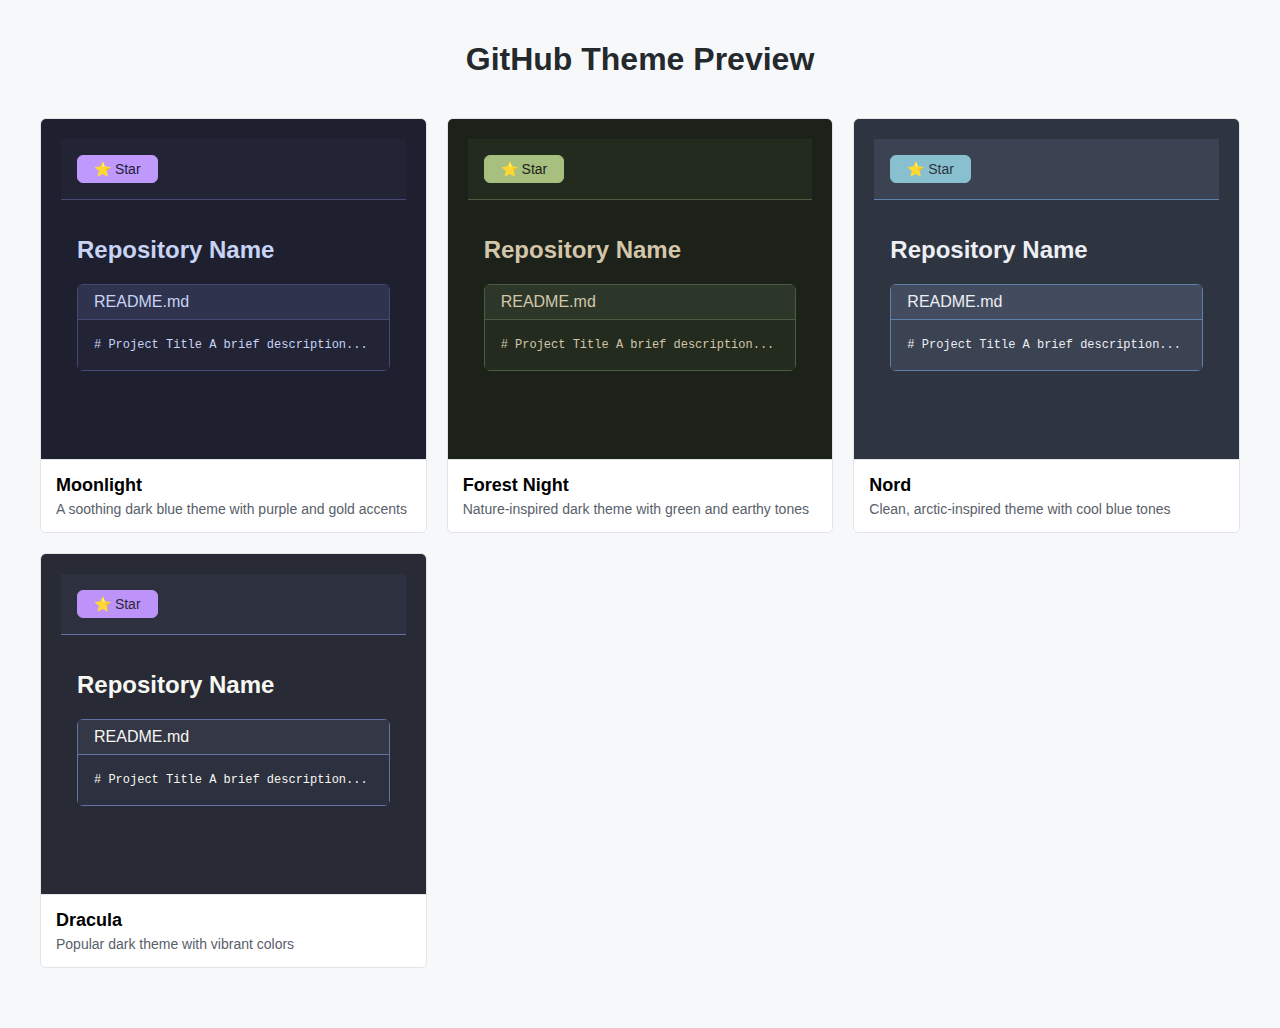
<file: theme_preview.html>
<!DOCTYPE html>
<html lang="en">
<head>
    <meta charset="UTF-8">
    <meta name="viewport" content="width=device-width, initial-scale=1.0">
    <title>GitHub Theme Preview - by Rahul Gaur</title>
    <style>
        /* Base styles */
        body {
            font-family: -apple-system, BlinkMacSystemFont, 'Segoe UI', Helvetica, Arial, sans-serif;
            margin: 0;
            padding: 20px;
            background: #f6f8fa;
        }

        .container {
            max-width: 1200px;
            margin: 0 auto;
        }

        h1 {
            text-align: center;
            color: #24292e;
            margin-bottom: 40px;
        }

        .theme-grid {
            display: grid;
            grid-template-columns: repeat(auto-fit, minmax(300px, 1fr));
            gap: 20px;
            margin-bottom: 40px;
        }

        .theme-card {
            border: 1px solid #e1e4e8;
            border-radius: 6px;
            overflow: hidden;
            transition: transform 0.2s;
        }

        .theme-card:hover {
            transform: translateY(-5px);
            box-shadow: 0 4px 12px rgba(0,0,0,0.1);
        }

        .theme-preview {
            padding: 20px;
            min-height: 300px;
        }

        .theme-info {
            padding: 15px;
            background: #fff;
            border-top: 1px solid #e1e4e8;
        }

        .theme-name {
            margin: 0;
            font-size: 18px;
            font-weight: 600;
        }

        .theme-description {
            margin: 5px 0 0;
            color: #586069;
            font-size: 14px;
        }

        /* Mock GitHub UI Elements */
        .header {
            padding: 16px;
            border-bottom: 1px solid;
        }

        .repo-content {
            padding: 16px;
        }

        .btn {
            padding: 5px 16px;
            border-radius: 6px;
            font-size: 14px;
            font-weight: 500;
            border: 1px solid;
            cursor: pointer;
            display: inline-block;
        }

        .file-explorer {
            border: 1px solid;
            border-radius: 6px;
            margin-top: 16px;
        }

        .file-header {
            padding: 8px 16px;
            border-bottom: 1px solid;
        }

        .code-block {
            padding: 16px;
            font-family: 'SFMono-Regular', Consolas, 'Liberation Mono', Menlo, monospace;
            font-size: 12px;
            line-height: 1.5;
            overflow-x: auto;
        }

        /* Theme-specific styles */
        /* Moonlight Theme */
        .moonlight {
            background-color: #1e2030;
            color: #c8d3f5;
        }
        .moonlight .header { background-color: #222436; border-color: #444a73; }
        .moonlight .btn { background-color: #c099ff; color: #1e2030; border-color: #c099ff; }
        .moonlight .file-explorer { border-color: #444a73; }
        .moonlight .file-header { background-color: #2f334d; border-color: #444a73; }
        .moonlight .code-block { background-color: #222436; }

        /* Forest Night Theme */
        .forest-night {
            background-color: #1c2119;
            color: #d3c6aa;
        }
        .forest-night .header { background-color: #232b1f; border-color: #4a5d41; }
        .forest-night .btn { background-color: #a7c080; color: #1c2119; border-color: #a7c080; }
        .forest-night .file-explorer { border-color: #4a5d41; }
        .forest-night .file-header { background-color: #2d3729; border-color: #4a5d41; }
        .forest-night .code-block { background-color: #232b1f; }

        /* Nord Theme */
        .nord {
            background-color: #2e3440;
            color: #eceff4;
        }
        .nord .header { background-color: #3b4252; border-color: #5e81ac; }
        .nord .btn { background-color: #88c0d0; color: #2e3440; border-color: #88c0d0; }
        .nord .file-explorer { border-color: #5e81ac; }
        .nord .file-header { background-color: #434c5e; border-color: #5e81ac; }
        .nord .code-block { background-color: #3b4252; }

        /* Dracula Theme */
        .dracula {
            background-color: #282a36;
            color: #f8f8f2;
        }
        .dracula .header { background-color: #2d303e; border-color: #6272a4; }
        .dracula .btn { background-color: #bd93f9; color: #282a36; border-color: #bd93f9; }
        .dracula .file-explorer { border-color: #6272a4; }
        .dracula .file-header { background-color: #343746; border-color: #6272a4; }
        .dracula .code-block { background-color: #2d303e; }
    </style>
</head>
<body>
    <div class="container">
        <h1>GitHub Theme Preview</h1>
        <div class="theme-grid">
            <!-- Moonlight Theme -->
            <div class="theme-card">
                <div class="theme-preview moonlight">
                    <div class="header">
                        <div class="btn">⭐ Star</div>
                    </div>
                    <div class="repo-content">
                        <h2>Repository Name</h2>
                        <div class="file-explorer">
                            <div class="file-header">README.md</div>
                            <div class="code-block">
                                # Project Title
                                A brief description...
                            </div>
                        </div>
                    </div>
                </div>
                <div class="theme-info">
                    <h3 class="theme-name">Moonlight</h3>
                    <p class="theme-description">A soothing dark blue theme with purple and gold accents</p>
                </div>
            </div>

            <!-- Forest Night Theme -->
            <div class="theme-card">
                <div class="theme-preview forest-night">
                    <div class="header">
                        <div class="btn">⭐ Star</div>
                    </div>
                    <div class="repo-content">
                        <h2>Repository Name</h2>
                        <div class="file-explorer">
                            <div class="file-header">README.md</div>
                            <div class="code-block">
                                # Project Title
                                A brief description...
                            </div>
                        </div>
                    </div>
                </div>
                <div class="theme-info">
                    <h3 class="theme-name">Forest Night</h3>
                    <p class="theme-description">Nature-inspired dark theme with green and earthy tones</p>
                </div>
            </div>

            <!-- Nord Theme -->
            <div class="theme-card">
                <div class="theme-preview nord">
                    <div class="header">
                        <div class="btn">⭐ Star</div>
                    </div>
                    <div class="repo-content">
                        <h2>Repository Name</h2>
                        <div class="file-explorer">
                            <div class="file-header">README.md</div>
                            <div class="code-block">
                                # Project Title
                                A brief description...
                            </div>
                        </div>
                    </div>
                </div>
                <div class="theme-info">
                    <h3 class="theme-name">Nord</h3>
                    <p class="theme-description">Clean, arctic-inspired theme with cool blue tones</p>
                </div>
            </div>

            <!-- Dracula Theme -->
            <div class="theme-card">
                <div class="theme-preview dracula">
                    <div class="header">
                        <div class="btn">⭐ Star</div>
                    </div>
                    <div class="repo-content">
                        <h2>Repository Name</h2>
                        <div class="file-explorer">
                            <div class="file-header">README.md</div>
                            <div class="code-block">
                                # Project Title
                                A brief description...
                            </div>
                        </div>
                    </div>
                </div>
                <div class="theme-info">
                    <h3 class="theme-name">Dracula</h3>
                    <p class="theme-description">Popular dark theme with vibrant colors</p>
                </div>
            </div>
        </div>
    </div>
</body>
</html>
</file>
